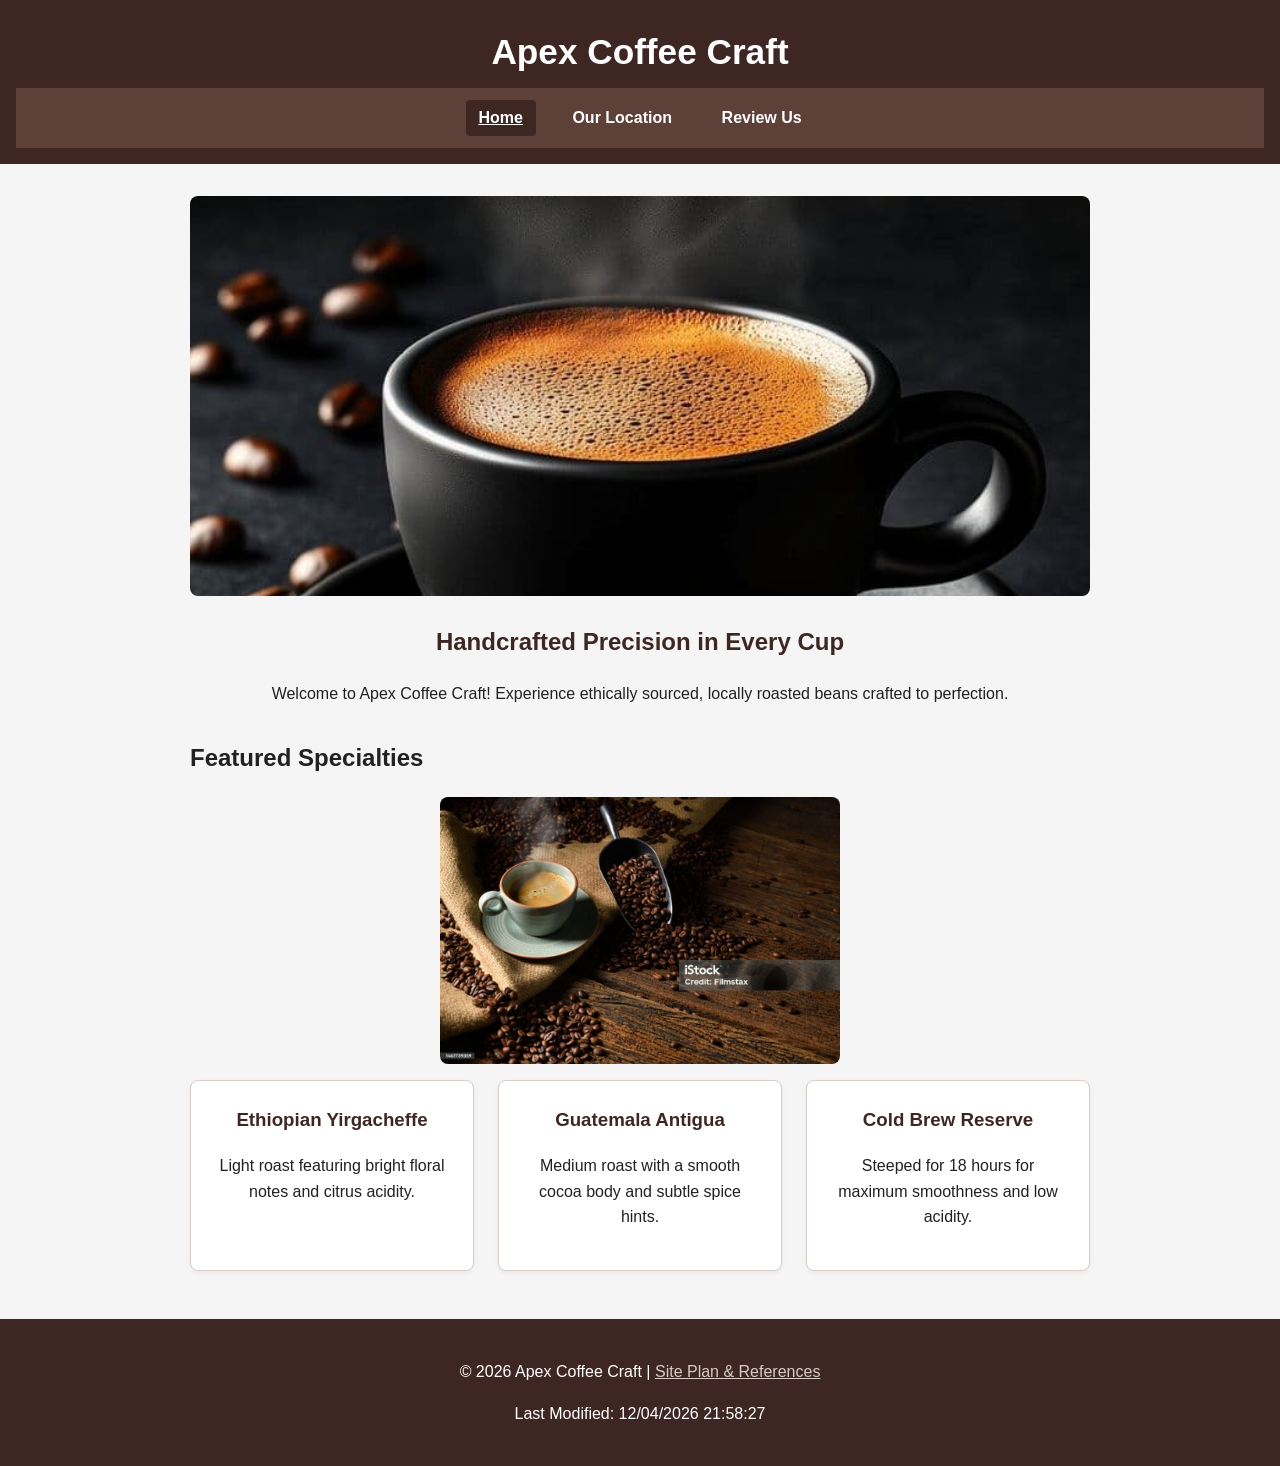
<file: project/index.html>
<!DOCTYPE html>
<html lang="en">
<head>
    <meta charset="UTF-8">
    <meta name="viewport" content="width=device-width, initial-scale=1.0">
    <meta name="description" content="Apex Coffee Craft - Premium handcrafted coffee and ethically sourced bean selections.">
    <title>Apex Coffee Craft | Home</title>
    <link rel="stylesheet" href="styles/base.css">
    <script src="scripts/getdates.js" defer></script>
</head>
<body>
    <header>
        <h1>Apex Coffee Craft</h1>
        <nav>
            <a href="index.html" class="active">Home</a>
            <a href="place.html">Our Location</a>
            <a href="form.html">Review Us</a>
        </nav>
    </header>

    <main>
        <section class="hero">
            <img src="images/background.jpg" alt="Handcrafted latte on a bar counter" width="1280" height="1920">
            <h2>Handcrafted Precision in Every Cup</h2>
            <p>Welcome to Apex Coffee Craft! Experience ethically sourced, locally roasted beans crafted to perfection.</p>
        </section>

        <section class="featured">
            <h2>Featured Specialties</h2>
            <figure class="featured-img">
                <img src="images/beans.jpg" alt="Freshly roasted coffee beans" loading="lazy" width="400" height="250">
            </figure>
            <div class="card-grid">
                <article class="card">
                    <h3>Ethiopian Yirgacheffe</h3>
                    <p>Light roast featuring bright floral notes and citrus acidity.</p>
                </article>
                <article class="card">
                    <h3>Guatemala Antigua</h3>
                    <p>Medium roast with a smooth cocoa body and subtle spice hints.</p>
                </article>
                <article class="card">
                    <h3>Cold Brew Reserve</h3>
                    <p>Steeped for 18 hours for maximum smoothness and low acidity.</p>
                </article>
            </div>
        </section>
    </main>

    <footer>
        <p>&copy; <span id="currentyear"></span> Apex Coffee Craft | <a href="siteplan.html">Site Plan & References</a></p>
        <p id="lastModified"></p>
    </footer>
</body>
</html>
</file>
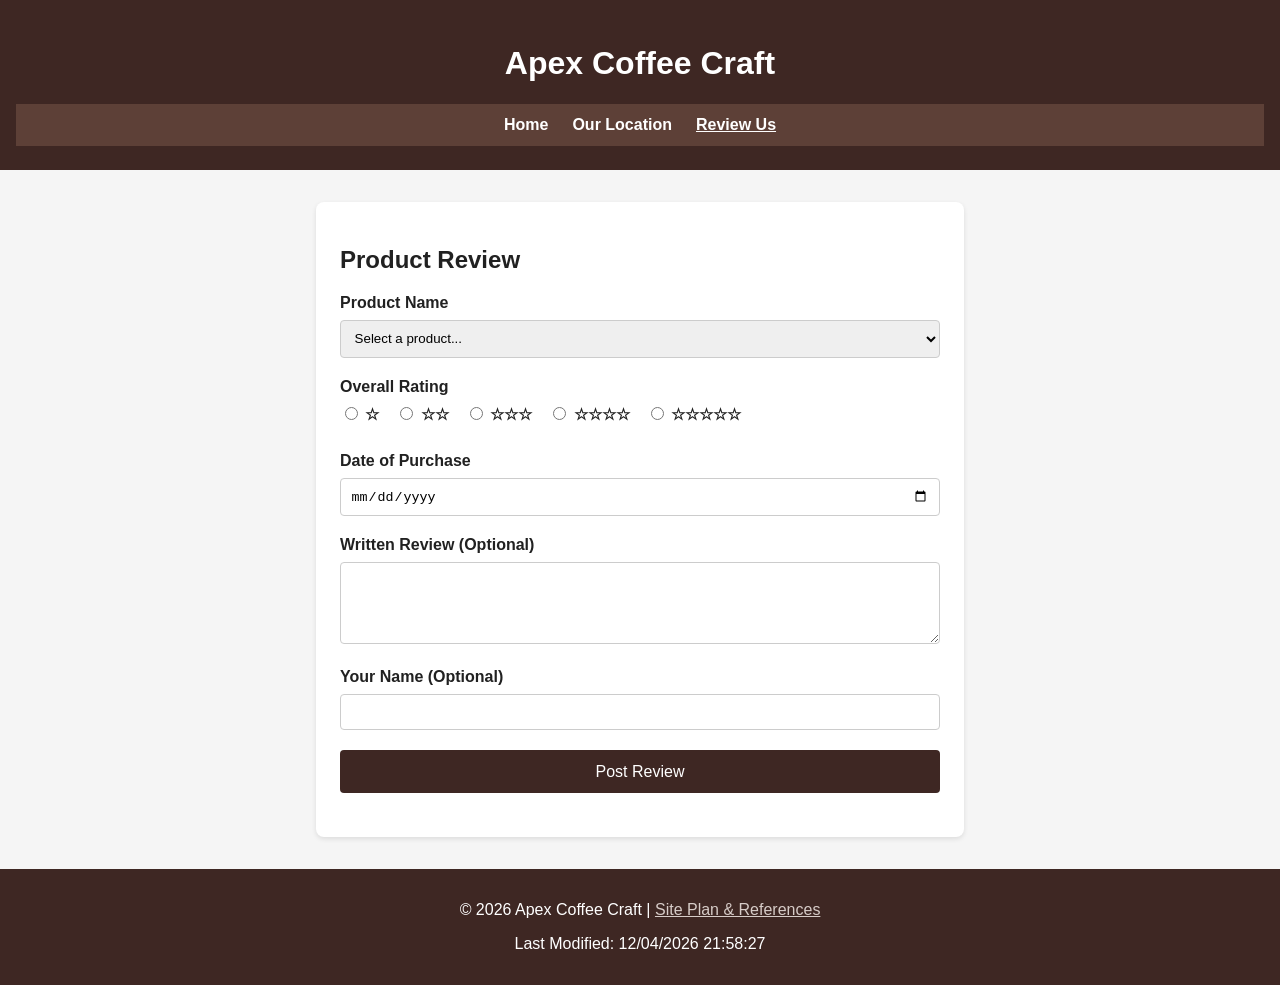
<file: project/form.html>
<!DOCTYPE html>
<html lang="en">
<head>
    <meta charset="UTF-8">
    <meta name="viewport" content="width=device-width, initial-scale=1.0">
    <meta name="description" content="Submit a product review for Apex Coffee Craft.">
    <title>Apex Coffee Craft | Review</title>
    <link rel="stylesheet" href="styles/form.css">
    <script src="scripts/form.js" defer></script>
    <script src="scripts/getdates.js" defer></script>
</head>
<body>
    <header>
        <h1>Apex Coffee Craft</h1>
        <nav>
            <a href="index.html">Home</a>
            <a href="place.html">Our Location</a>
            <a href="form.html" class="active">Review Us</a>
        </nav>
    </header>

    <main>
        <h2>Product Review</h2>
        <form method="get" action="review.html" id="reviewForm">
            <div class="form-item">
                <label for="productName">Product Name</label>
                <select id="productName" name="productName" required>
                    <option value="" disabled selected>Select a product...</option>
                </select>
            </div>

            <div class="form-item">
                <label>Overall Rating</label>
                <div class="rating-group">
                    <label><input type="radio" name="rating" value="1" required> ☆</label>
                    <label><input type="radio" name="rating" value="2"> ☆☆</label>
                    <label><input type="radio" name="rating" value="3"> ☆☆☆</label>
                    <label><input type="radio" name="rating" value="4"> ☆☆☆☆</label>
                    <label><input type="radio" name="rating" value="5"> ☆☆☆☆☆</label>
                </div>
            </div>

            <div class="form-item">
                <label for="installDate">Date of Purchase</label>
                <input type="date" id="installDate" name="installDate" required>
            </div>

            <div class="form-item">
                <label for="writtenReview">Written Review (Optional)</label>
                <textarea id="writtenReview" name="writtenReview" rows="4"></textarea>
            </div>

            <div class="form-item">
                <label for="userName">Your Name (Optional)</label>
                <input type="text" id="userName" name="userName">
            </div>

            <div class="form-item">
                <input type="submit" value="Post Review" class="submit-btn">
            </div>
        </form>
    </main>

    <footer>
        <p>&copy; <span id="currentyear"></span> Apex Coffee Craft | <a href="siteplan.html">Site Plan & References</a></p>
        <p id="lastModified"></p>
    </footer>
</body>
</html>
</file>
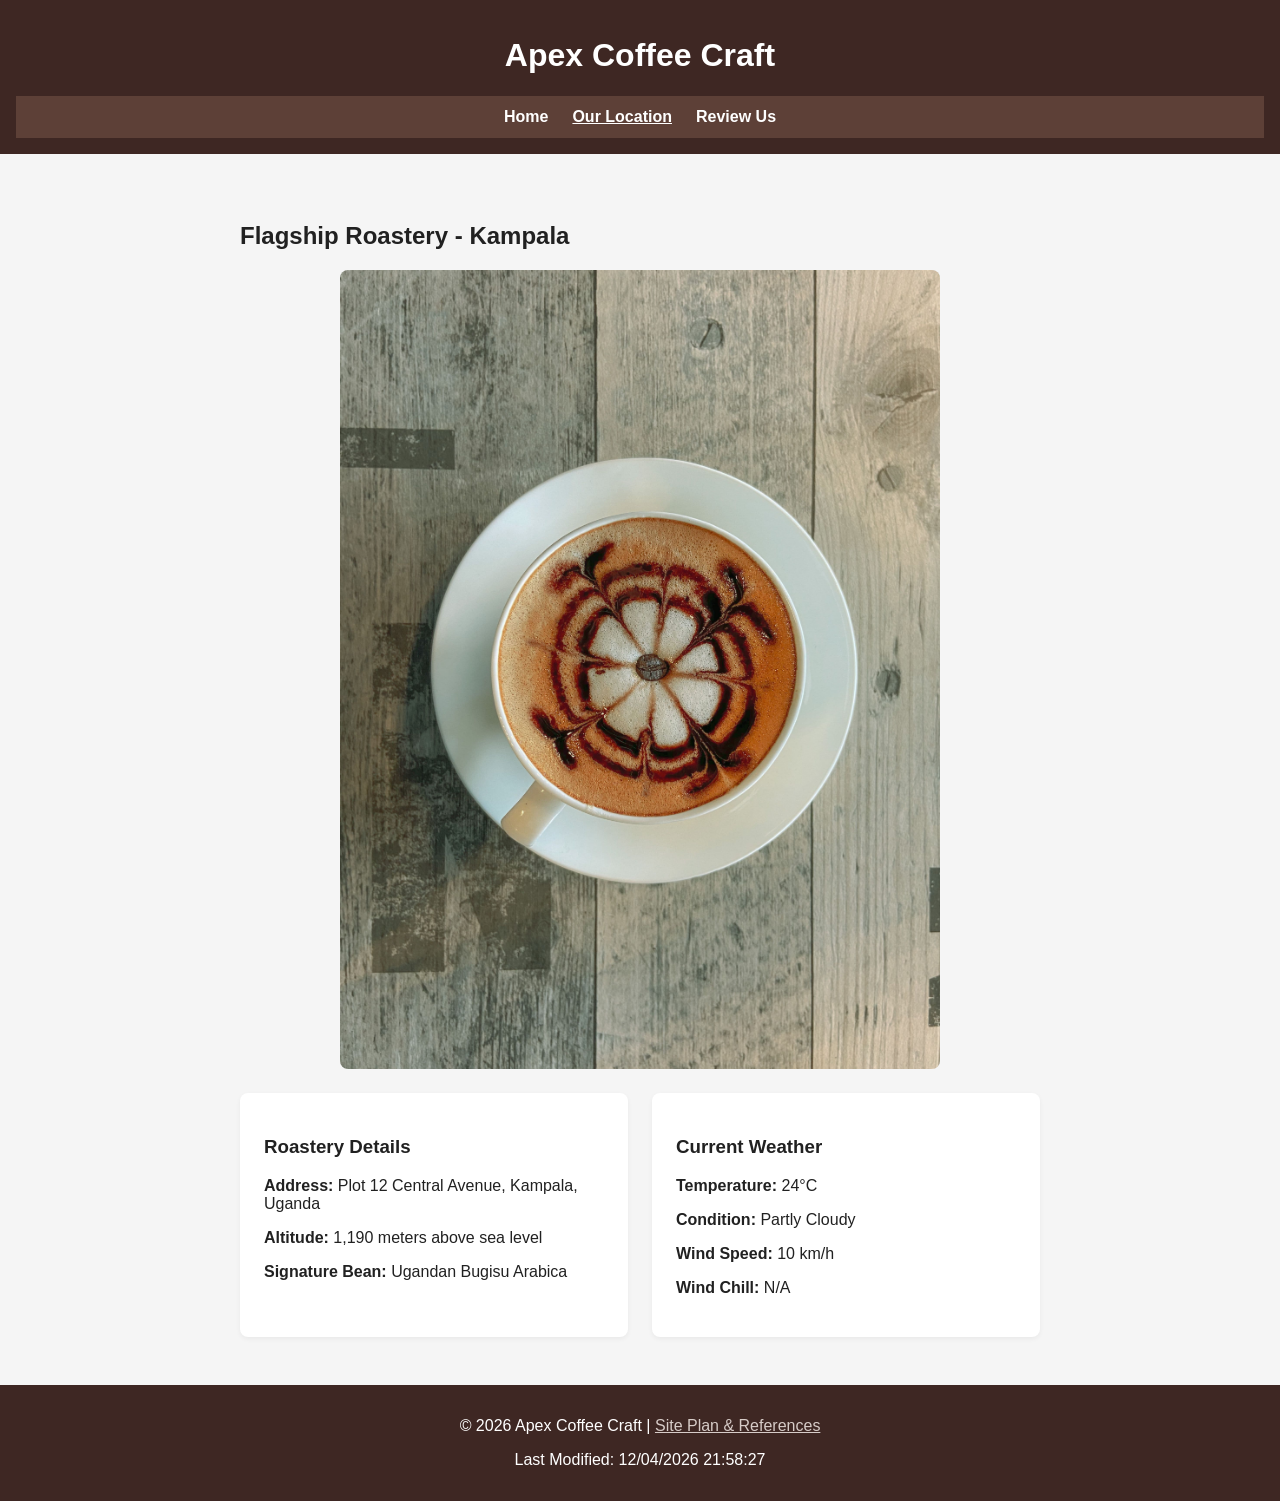
<file: project/place.html>
<!DOCTYPE html>
<html lang="en">
<head>
    <meta charset="UTF-8">
    <meta name="viewport" content="width=device-width, initial-scale=1.0">
    <meta name="description" content="Explore Apex Coffee Craft flagship roastery location and regional weather.">
    <title>Apex Coffee Craft | Location</title>
    <link rel="stylesheet" href="styles/place.css">
    <script src="scripts/place.js" defer></script>
    <script src="scripts/getdates.js" defer></script>
</head>
<body>
    <header>
        <h1>Apex Coffee Craft</h1>
        <nav>
            <a href="index.html">Home</a>
            <a href="place.html" class="active">Our Location</a>
            <a href="form.html">Review Us</a>
        </nav>
    </header>

    <main>
        <h2>Flagship Roastery - Kampala</h2>
        <figure class="roastery-img">
            <img src="images/location.jpg" alt="Interior view of Apex Coffee Craft roastery" loading="lazy" width="600" height="350">
        </figure>

        <div class="place-container">
            <section class="location-info">
                <h3>Roastery Details</h3>
                <p><strong>Address:</strong> Plot 12 Central Avenue, Kampala, Uganda</p>
                <p><strong>Altitude:</strong> 1,190 meters above sea level</p>
                <p><strong>Signature Bean:</strong> Ugandan Bugisu Arabica</p>
            </section>

            <section class="weather-info">
                <h3>Current Weather</h3>
                <p><strong>Temperature:</strong> <span id="temp">24</span>°C</p>
                <p><strong>Condition:</strong> Partly Cloudy</p>
                <p><strong>Wind Speed:</strong> <span id="wind">10</span> km/h</p>
                <p><strong>Wind Chill:</strong> <span id="chill">N/A</span></p>
            </section>
        </div>
    </main>

    <footer>
        <p>&copy; <span id="currentyear"></span> Apex Coffee Craft | <a href="siteplan.html">Site Plan & References</a></p>
        <p id="lastModified"></p>
    </footer>
</body>
</html>
</file>
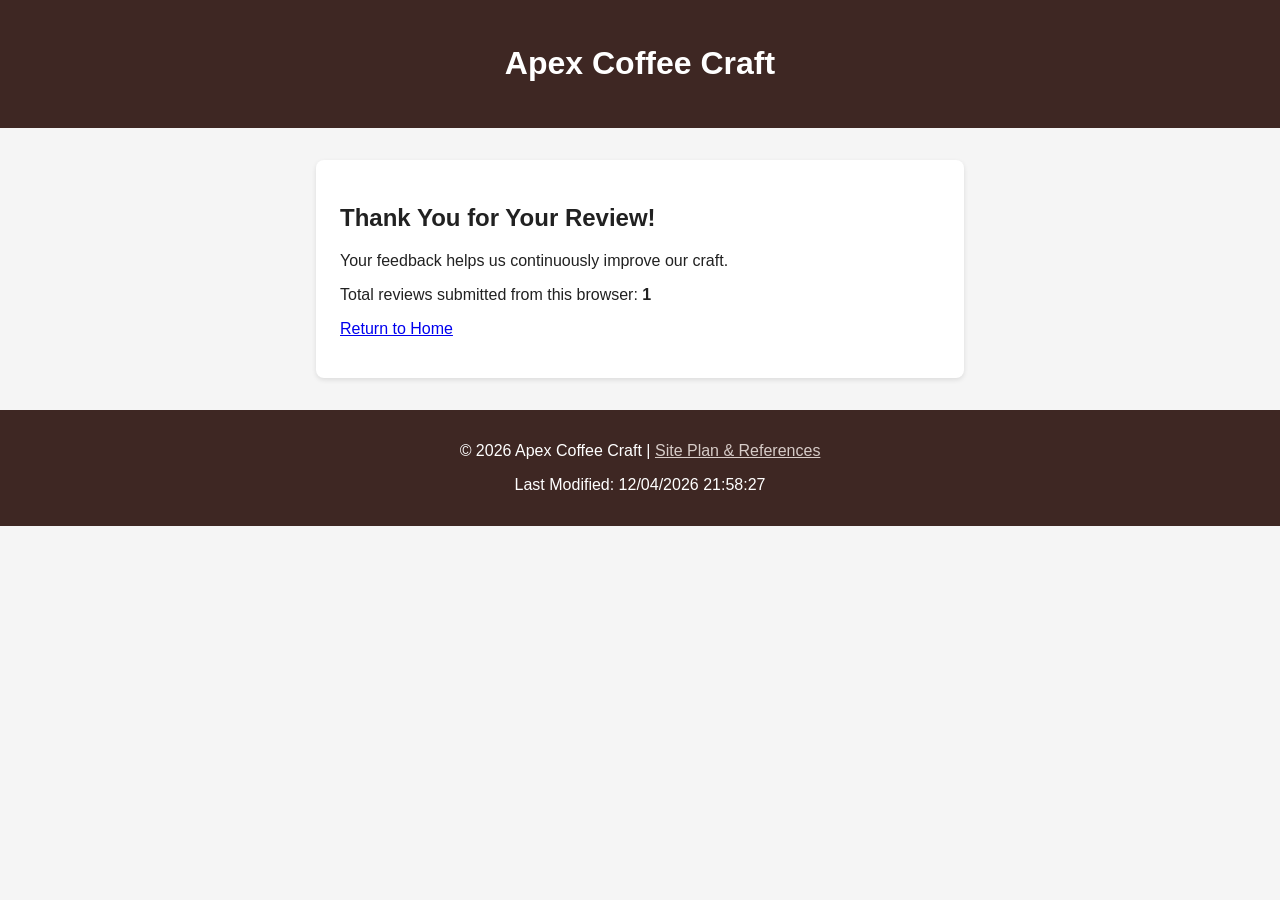
<file: project/review.html>
<!DOCTYPE html>
<html lang="en">
<head>
    <meta charset="UTF-8">
    <meta name="viewport" content="width=device-width, initial-scale=1.0">
    <meta name="description" content="Confirmation of review submission for Apex Coffee Craft.">
    <title>Apex Coffee Craft | Review Confirmation</title>
    <link rel="stylesheet" href="styles/form.css">
    <script src="scripts/review.js" defer></script>
    <script src="scripts/getdates.js" defer></script>
</head>
<body>
    <header>
        <h1>Apex Coffee Craft</h1>
    </header>

    <main class="confirmation">
        <h2>Thank You for Your Review!</h2>
        <p>Your feedback helps us continuously improve our craft.</p>
        <p>Total reviews submitted from this browser: <strong id="reviewCount">0</strong></p>
        <p><a href="index.html" class="home-btn">Return to Home</a></p>
    </main>

    <footer>
        <p>&copy; <span id="currentyear"></span> Apex Coffee Craft | <a href="siteplan.html">Site Plan & References</a></p>
        <p id="lastModified"></p>
    </footer>
</body>
</html>
</file>
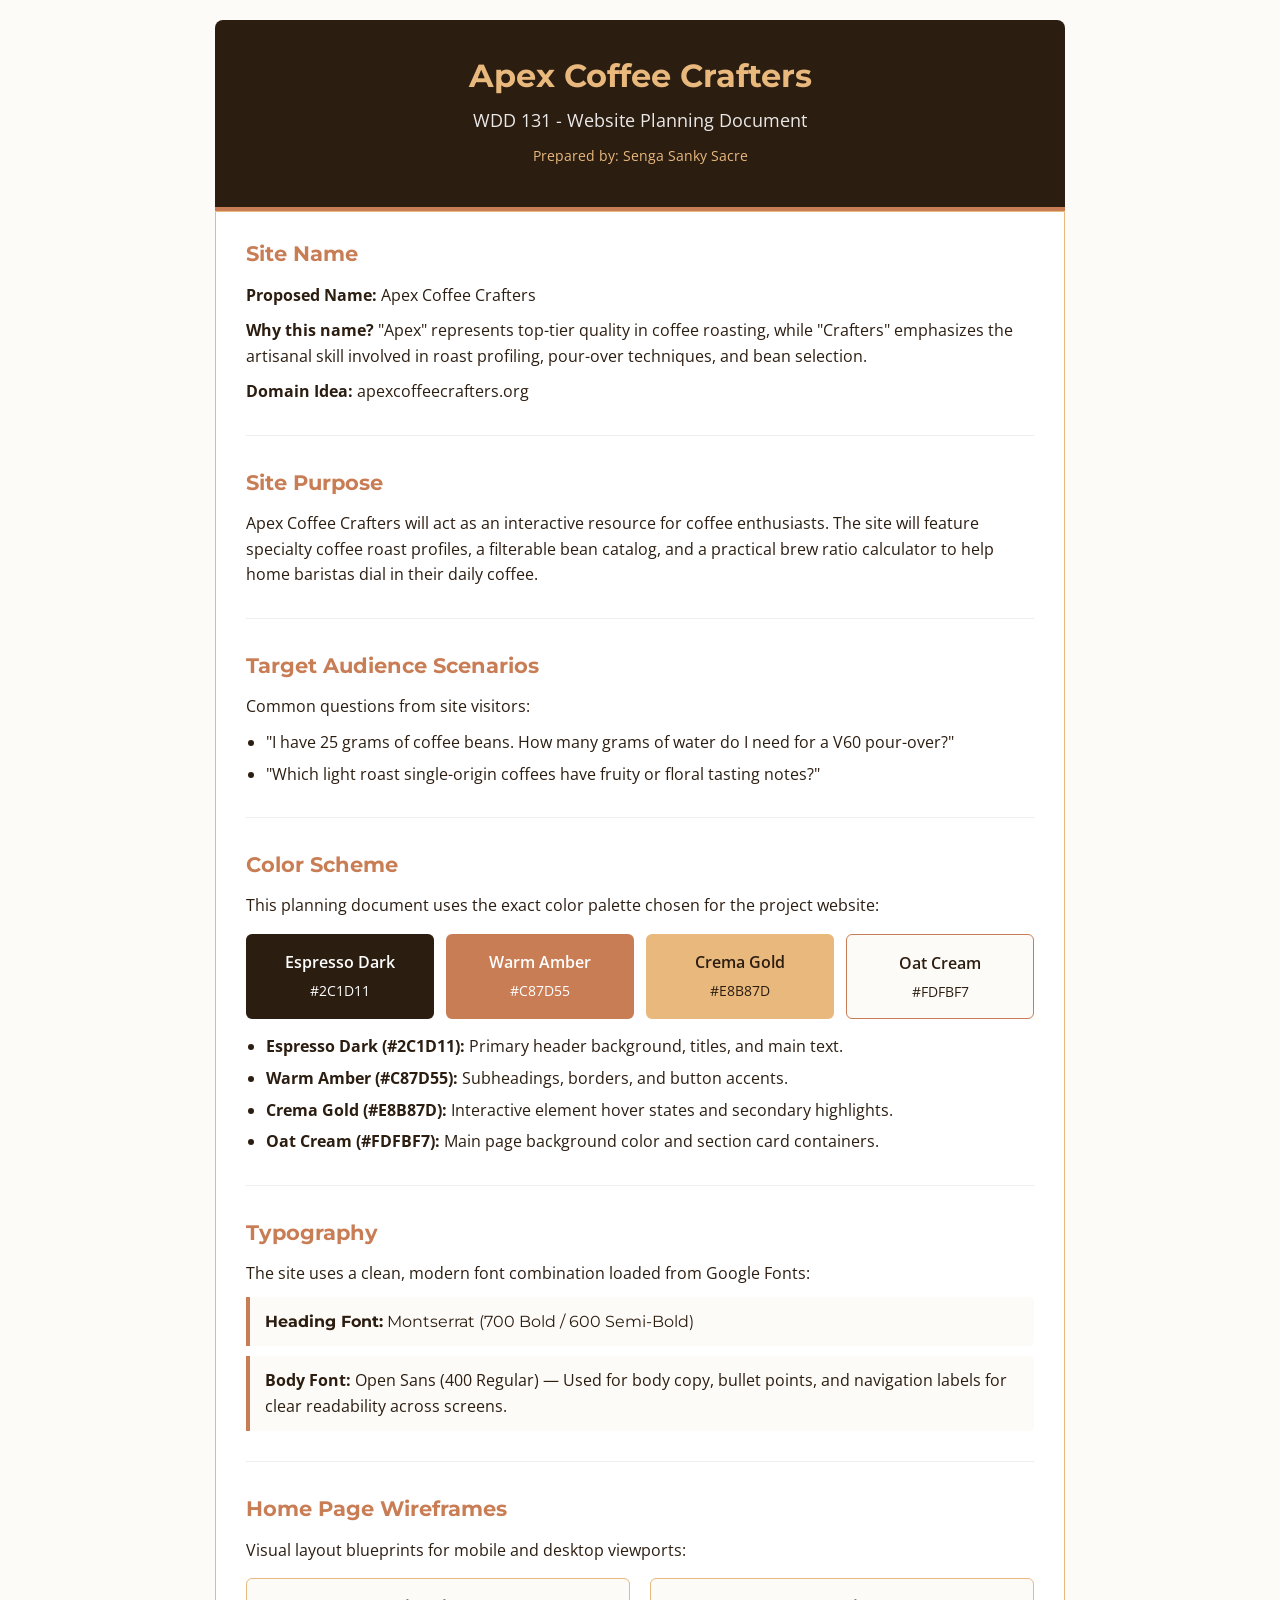
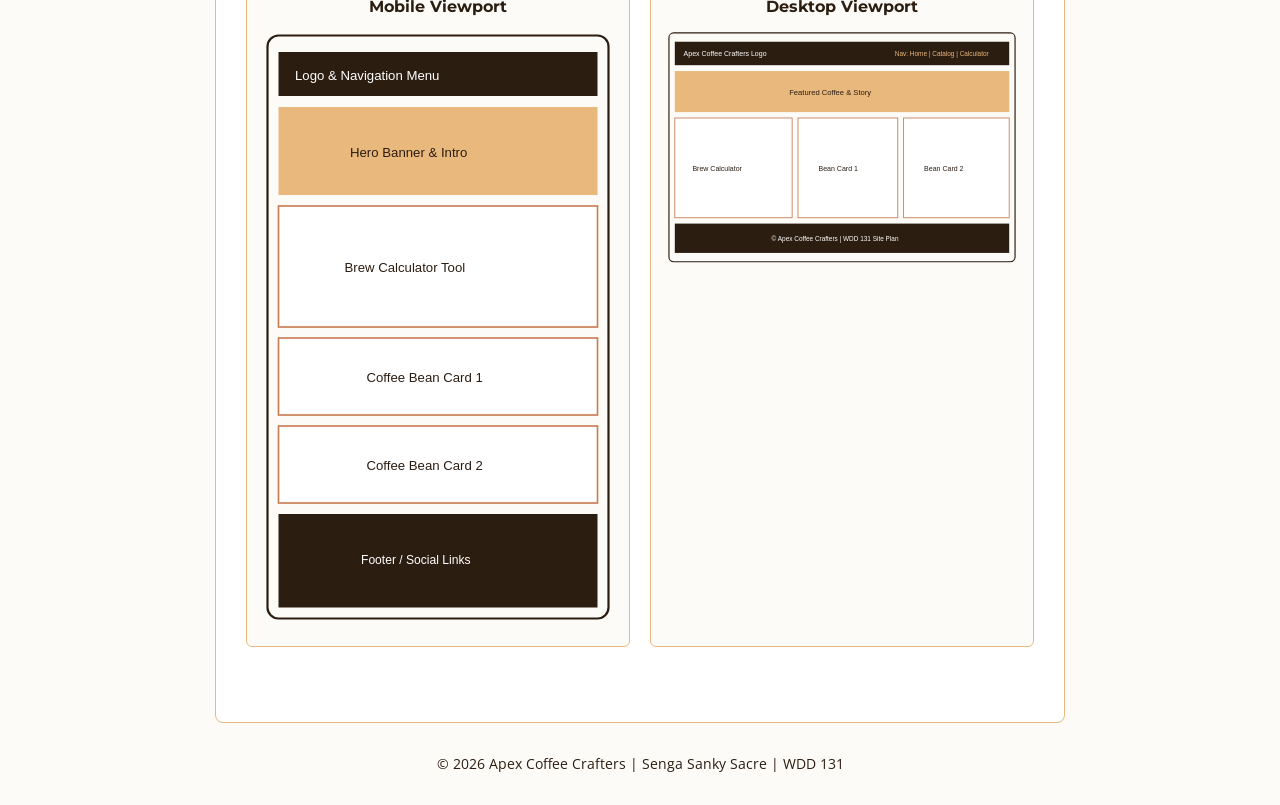
<file: project/siteplan.html>
<!DOCTYPE html>
<html lang="en">
<head>
    <meta charset="UTF-8">
    <meta name="viewport" content="width=device-width, initial-scale=1.0">
    <title>Product Review Site Plan - Apex Coffee Crafters</title>
    <meta name="description" content="Website Planning Document for Apex Coffee Crafters project in WDD 131.">
    <meta name="author" content="Senga Sanky Sacre">
    <link rel="preconnect" href="https://fonts.googleapis.com">
    <link rel="preconnect" href="https://fonts.gstatic.com" crossorigin>
    <link href="https://fonts.googleapis.com/css2?family=Montserrat:wght@600;700&family=Open+Sans:wght@400;600&display=swap" rel="stylesheet">
    <link rel="stylesheet" href="styles/siteplan.css">
</head>
<body>

    <header>
        <h1>Apex Coffee Crafters</h1>
        <p class="subtitle">WDD 131 - Website Planning Document</p>
        <p class="author">Prepared by: Senga Sanky Sacre</p>
    </header>

    <main>
        <!-- Site Name -->
        <section>
            <h2>Site Name</h2>
            <p><strong>Proposed Name:</strong> Apex Coffee Crafters</p>
            <p><strong>Why this name?</strong> "Apex" represents top-tier quality in coffee roasting, while "Crafters" emphasizes the artisanal skill involved in roast profiling, pour-over techniques, and bean selection.</p>
            <p><strong>Domain Idea:</strong> apexcoffeecrafters.org</p>
        </section>

        <!-- Site Purpose -->
        <section>
            <h2>Site Purpose</h2>
            <p>Apex Coffee Crafters will act as an interactive resource for coffee enthusiasts. The site will feature specialty coffee roast profiles, a filterable bean catalog, and a practical brew ratio calculator to help home baristas dial in their daily coffee.</p>
        </section>

        <!-- Audience Scenarios -->
        <section>
            <h2>Target Audience Scenarios</h2>
            <p>Common questions from site visitors:</p>
            <ul>
                <li>"I have 25 grams of coffee beans. How many grams of water do I need for a V60 pour-over?"</li>
                <li>"Which light roast single-origin coffees have fruity or floral tasting notes?"</li>
            </ul>
        </section>

        <!-- Color Scheme -->
        <section>
            <h2>Color Scheme</h2>
            <p>This planning document uses the exact color palette chosen for the project website:</p>

            <div class="color-palette">
                <div class="swatch espresso">
                    <span class="color-name">Espresso Dark</span>
                    <span class="color-hex">#2C1D11</span>
                </div>
                <div class="swatch amber">
                    <span class="color-name">Warm Amber</span>
                    <span class="color-hex">#C87D55</span>
                </div>
                <div class="swatch gold">
                    <span class="color-name">Crema Gold</span>
                    <span class="color-hex">#E8B87D</span>
                </div>
                <div class="swatch cream">
                    <span class="color-name">Oat Cream</span>
                    <span class="color-hex">#FDFBF7</span>
                </div>
            </div>

            <ul class="color-usage">
                <li><strong>Espresso Dark (#2C1D11):</strong> Primary header background, titles, and main text.</li>
                <li><strong>Warm Amber (#C87D55):</strong> Subheadings, borders, and button accents.</li>
                <li><strong>Crema Gold (#E8B87D):</strong> Interactive element hover states and secondary highlights.</li>
                <li><strong>Oat Cream (#FDFBF7):</strong> Main page background color and section card containers.</li>
            </ul>
        </section>

        <!-- Typography -->
        <section>
            <h2>Typography</h2>
            <p>The site uses a clean, modern font combination loaded from Google Fonts:</p>
            
            <div class="font-preview heading-preview">
                <strong>Heading Font:</strong> Montserrat (700 Bold / 600 Semi-Bold)
            </div>
            <div class="font-preview body-preview">
                <strong>Body Font:</strong> Open Sans (400 Regular) — Used for body copy, bullet points, and navigation labels for clear readability across screens.
            </div>
        </section>

        <!-- Wireframes -->
        <section>
            <h2>Home Page Wireframes</h2>
            <p>Visual layout blueprints for mobile and desktop viewports:</p>

            <div class="wireframes">
                <!-- Mobile Wireframe -->
                <div class="wireframe-box">
                    <h3>Mobile Viewport</h3>
                    <svg viewBox="0 0 320 540" class="wireframe-img" aria-label="Mobile Layout Sketch">
                        <rect x="5" y="5" width="310" height="530" rx="10" fill="#FDFBF7" stroke="#2C1D11" stroke-width="2"/>
                        <rect x="15" y="20" width="290" height="40" fill="#2C1D11"/>
                        <text x="30" y="45" fill="#FFFFFF" font-family="sans-serif" font-size="12">Logo &amp; Navigation Menu</text>
                        <rect x="15" y="70" width="290" height="80" fill="#E8B87D"/>
                        <text x="80" y="115" fill="#2C1D11" font-family="sans-serif" font-size="12">Hero Banner &amp; Intro</text>
                        <rect x="15" y="160" width="290" height="110" fill="#FFFFFF" stroke="#C87D55" stroke-width="1.5"/>
                        <text x="75" y="220" fill="#2C1D11" font-family="sans-serif" font-size="12">Brew Calculator Tool</text>
                        <rect x="15" y="280" width="290" height="70" fill="#FFFFFF" stroke="#C87D55" stroke-width="1.5"/>
                        <text x="95" y="320" fill="#2C1D11" font-family="sans-serif" font-size="12">Coffee Bean Card 1</text>
                        <rect x="15" y="360" width="290" height="70" fill="#FFFFFF" stroke="#C87D55" stroke-width="1.5"/>
                        <text x="95" y="400" fill="#2C1D11" font-family="sans-serif" font-size="12">Coffee Bean Card 2</text>
                        <rect x="15" y="440" width="290" height="85" fill="#2C1D11"/>
                        <text x="90" y="485" fill="#FFFFFF" font-family="sans-serif" font-size="11">Footer / Social Links</text>
                    </svg>
                </div>

                <!-- Desktop Wireframe -->
                <div class="wireframe-box">
                    <h3>Desktop Viewport</h3>
                    <svg viewBox="0 0 600 400" class="wireframe-img" aria-label="Desktop Layout Sketch">
                        <rect x="5" y="5" width="590" height="390" rx="8" fill="#FDFBF7" stroke="#2C1D11" stroke-width="2"/>
                        <rect x="15" y="20" width="570" height="40" fill="#2C1D11"/>
                        <text x="30" y="45" fill="#FFFFFF" font-family="sans-serif" font-size="12">Apex Coffee Crafters Logo</text>
                        <text x="390" y="45" fill="#E8B87D" font-family="sans-serif" font-size="11">Nav: Home | Catalog | Calculator</text>
                        <rect x="15" y="70" width="570" height="70" fill="#E8B87D"/>
                        <text x="210" y="110" fill="#2C1D11" font-family="sans-serif" font-size="13">Featured Coffee &amp; Story</text>
                        <rect x="15" y="150" width="200" height="170" fill="#FFFFFF" stroke="#C87D55" stroke-width="1.5"/>
                        <text x="45" y="240" fill="#2C1D11" font-family="sans-serif" font-size="12">Brew Calculator</text>
                        <rect x="225" y="150" width="170" height="170" fill="#FFFFFF" stroke="#C87D55" stroke-width="1.5"/>
                        <text x="260" y="240" fill="#2C1D11" font-family="sans-serif" font-size="12">Bean Card 1</text>
                        <rect x="405" y="150" width="180" height="170" fill="#FFFFFF" stroke="#C87D55" stroke-width="1.5"/>
                        <text x="440" y="240" fill="#2C1D11" font-family="sans-serif" font-size="12">Bean Card 2</text>
                        <rect x="15" y="330" width="570" height="50" fill="#2C1D11"/>
                        <text x="180" y="360" fill="#FFFFFF" font-family="sans-serif" font-size="11">&copy; Apex Coffee Crafters | WDD 131 Site Plan</text>
                    </svg>
                </div>
            </div>
        </section>
    </main>

    <footer>
        <p>&copy; 2026 Apex Coffee Crafters | Senga Sanky Sacre | WDD 131</p>
    </footer>

</body>
</html>
</file>
<file: project/styles/base.css>
:root {
    --primary-color: #3e2723;
    --secondary-color: #d7ccc8;
    --accent-color: #5d4037;
    --text-color: #212121;
    --bg-color: #f5f5f5;
    --card-bg: #ffffff;
}

body {
    font-family: Arial, Helvetica, sans-serif;
    margin: 0;
    padding: 0;
    background-color: var(--bg-color);
    color: var(--text-color);
    line-height: 1.6;
}

header {
    background-color: var(--primary-color);
    color: #ffffff;
    text-align: center;
    padding: 1.5rem 1rem 1rem 1rem;
}

header h1 {
    margin: 0 0 0.5rem 0;
    font-size: 2.2rem;
}

/* Styled nav without using !important */
header nav {
    display: flex;
    justify-content: center;
    gap: 1.5rem;
    background-color: var(--accent-color);
    padding: 0.75rem;
}

header nav a {
    color: #ffffff;
    text-decoration: none;
    font-weight: bold;
    padding: 0.3rem 0.8rem;
    border-radius: 4px;
    transition: background-color 0.3s;
}

header nav a:hover,
header nav a.active {
    background-color: var(--primary-color);
    text-decoration: underline;
}

main {
    max-width: 900px;
    margin: 2rem auto;
    padding: 0 1rem;
}

.hero {
    text-align: center;
    margin-bottom: 2rem;
}

.hero img {
    max-width: 100%;
    height: auto;
    max-height: 400px;
    object-fit: cover;
    border-radius: 8px;
}

.hero h2 {
    color: var(--primary-color);
}

.featured-img img {
    width: 100%;
    max-width: 400px;
    height: auto;
    border-radius: 8px;
    display: block;
    margin: 1rem auto;
}

.card-grid {
    display: grid;
    grid-template-columns: repeat(auto-fit, minmax(260px, 1fr));
    gap: 1.5rem;
    margin-top: 1rem;
}

.card {
    background-color: var(--card-bg);
    border: 1px solid var(--secondary-color);
    border-radius: 8px;
    padding: 1.5rem;
    text-align: center;
    box-shadow: 0 2px 5px rgba(0,0,0,0.05);
}

.card h3 {
    margin-top: 0;
    color: var(--primary-color);
}

footer {
    text-align: center;
    padding: 1.5rem 1rem;
    background-color: var(--primary-color);
    color: #ffffff;
    margin-top: 3rem;
}

footer a {
    color: var(--secondary-color);
}
</file>
<file: project/styles/form.css>
:root {
    --primary-color: #3e2723;
    --secondary-color: #d7ccc8;
    --accent-color: #5d4037;
    --text-color: #212121;
    --bg-color: #f5f5f5;
}

body {
    font-family: Arial, sans-serif;
    margin: 0;
    padding: 0;
    background-color: var(--bg-color);
    color: var(--text-color);
}

header {
    background-color: var(--primary-color);
    color: white;
    text-align: center;
    padding: 1.5rem 1rem;
}

nav {
    display: flex;
    justify-content: center;
    gap: 1.5rem;
    background-color: var(--accent-color);
    padding: 0.75rem;
}

nav a {
    color: #ffffff !important;
    text-decoration: none;
    font-weight: bold;
}

nav a.active {
    text-decoration: underline;
}

main {
    max-width: 600px;
    margin: 2rem auto;
    padding: 1.5rem;
    background-color: white;
    border-radius: 8px;
    box-shadow: 0 2px 5px rgba(0,0,0,0.1);
}

.form-item {
    margin-bottom: 1.25rem;
}

.form-item label {
    display: block;
    margin-bottom: 0.5rem;
    font-weight: bold;
}

.form-item input[type="text"],
.form-item input[type="date"],
.form-item select,
.form-item textarea {
    width: 100%;
    padding: 0.6rem;
    border: 1px solid #ccc;
    border-radius: 4px;
    box-sizing: border-box;
}

.rating-group {
    display: flex;
    gap: 1rem;
}

.submit-btn {
    width: 100%;
    background-color: var(--primary-color);
    color: white;
    border: none;
    padding: 0.8rem;
    font-size: 1rem;
    border-radius: 4px;
    cursor: pointer;
}

.submit-btn:hover {
    background-color: var(--accent-color);
}

footer {
    text-align: center;
    padding: 1rem;
    background-color: var(--primary-color);
    color: white;
    margin-top: 2rem;
}

footer a {
    color: var(--secondary-color);
}
</file>
<file: project/styles/place.css>
:root {
    --primary-color: #3e2723;
    --secondary-color: #d7ccc8;
    --accent-color: #5d4037;
    --text-color: #212121;
    --bg-color: #f5f5f5;
}

body {
    font-family: Arial, sans-serif;
    margin: 0;
    padding: 0;
    background-color: var(--bg-color);
    color: var(--text-color);
}

header {
    background-color: var(--primary-color);
    color: white;
    text-align: center;
    padding: 1rem;
}

nav {
    display: flex;
    justify-content: center;
    gap: 1.5rem;
    background-color: var(--accent-color);
    padding: 0.75rem;
}

nav a {
    color: #ffffff !important;
    text-decoration: none;
    font-weight: bold;
}

nav a.active {
    text-decoration: underline;
}

main {
    max-width: 800px;
    margin: 2rem auto;
    padding: 1rem;
}

.roastery-img img {
    width: 100%;
    max-width: 600px;
    height: auto;
    border-radius: 8px;
    display: block;
    margin: 0 auto 1.5rem auto;
}

.place-container {
    display: grid;
    grid-template-columns: repeat(auto-fit, minmax(300px, 1fr));
    gap: 1.5rem;
}

section {
    background: white;
    padding: 1.5rem;
    border-radius: 8px;
    box-shadow: 0 2px 5px rgba(0,0,0,0.05);
}

footer {
    text-align: center;
    padding: 1rem;
    background-color: var(--primary-color);
    color: white;
    margin-top: 2rem;
}

footer a {
    color: var(--secondary-color);
}
</file>
<file: project/styles/siteplan.css>
/* Color Palette Variables */
:root {
    --espresso: #2C1D11;
    --amber: #C87D55;
    --gold: #E8B87D;
    --cream: #FDFBF7;
    --white: #ffffff;
    
    --font-heading: 'Montserrat', sans-serif;
    --font-body: 'Open Sans', sans-serif;
}

/* Reset & Box Sizing */
* {
    box-sizing: border-box;
    margin: 0;
    padding: 0;
}

body {
    font-family: var(--font-body);
    background-color: var(--cream);
    color: var(--espresso);
    line-height: 1.6;
    padding: 20px 10px;
}

/* Header */
header {
    background-color: var(--espresso);
    color: var(--white);
    text-align: center;
    padding: 30px 20px;
    border-radius: 8px 8px 0 0;
    border-bottom: 4px solid var(--amber);
    max-width: 850px;
    margin: 0 auto;
}

header h1 {
    font-family: var(--font-heading);
    font-size: 2rem;
    color: var(--gold);
}

.subtitle {
    font-size: 1.1rem;
    margin-top: 5px;
    opacity: 0.9;
}

.author {
    font-size: 0.9rem;
    margin-top: 8px;
    color: var(--gold);
}

/* Main Container */
main {
    max-width: 850px;
    margin: 0 auto 30px auto;
    background-color: var(--white);
    padding: 25px 30px;
    border: 1px solid var(--gold);
    border-radius: 0 0 8px 8px;
}

section {
    margin-bottom: 30px;
    padding-bottom: 20px;
    border-bottom: 1px solid #eee;
}

section:last-of-type {
    border-bottom: none;
}

h2 {
    font-family: var(--font-heading);
    color: var(--amber);
    font-size: 1.3rem;
    margin-bottom: 12px;
}

p {
    margin-bottom: 10px;
}

ul {
    margin-left: 20px;
    margin-bottom: 10px;
}

li {
    margin-bottom: 6px;
}

/* Color Palette Swatches */
.color-palette {
    display: flex;
    flex-wrap: wrap;
    gap: 12px;
    margin: 15px 0;
}

.swatch {
    flex: 1 1 160px;
    padding: 16px;
    border-radius: 6px;
    text-align: center;
    font-weight: 600;
    display: flex;
    flex-direction: column;
    gap: 4px;
}

.swatch .color-hex {
    font-size: 0.85rem;
    font-weight: 400;
}

.espresso { background-color: var(--espresso); color: var(--white); }
.amber { background-color: var(--amber); color: var(--white); }
.gold { background-color: var(--gold); color: var(--espresso); }
.cream { background-color: var(--cream); color: var(--espresso); border: 1px solid var(--amber); }

.color-usage {
    margin-top: 10px;
}

/* Typography Samples */
.font-preview {
    padding: 12px 15px;
    margin-bottom: 10px;
    border-left: 4px solid var(--amber);
    background-color: var(--cream);
    border-radius: 0 4px 4px 0;
}

.heading-preview {
    font-family: var(--font-heading);
}

.body-preview {
    font-family: var(--font-body);
}

/* Wireframes Grid */
.wireframes {
    display: grid;
    grid-template-columns: repeat(auto-fit, minmax(260px, 1fr));
    gap: 20px;
    margin-top: 15px;
}

.wireframe-box {
    background-color: var(--cream);
    border: 1px solid var(--gold);
    border-radius: 6px;
    padding: 15px;
    text-align: center;
}

.wireframe-box h3 {
    font-family: var(--font-heading);
    font-size: 1rem;
    margin-bottom: 10px;
    color: var(--espresso);
}

.wireframe-img {
    width: 100%;
    height: auto;
}

/* Footer */
footer {
    text-align: center;
    font-size: 0.85rem;
    color: var(--espresso);
}
</file>
